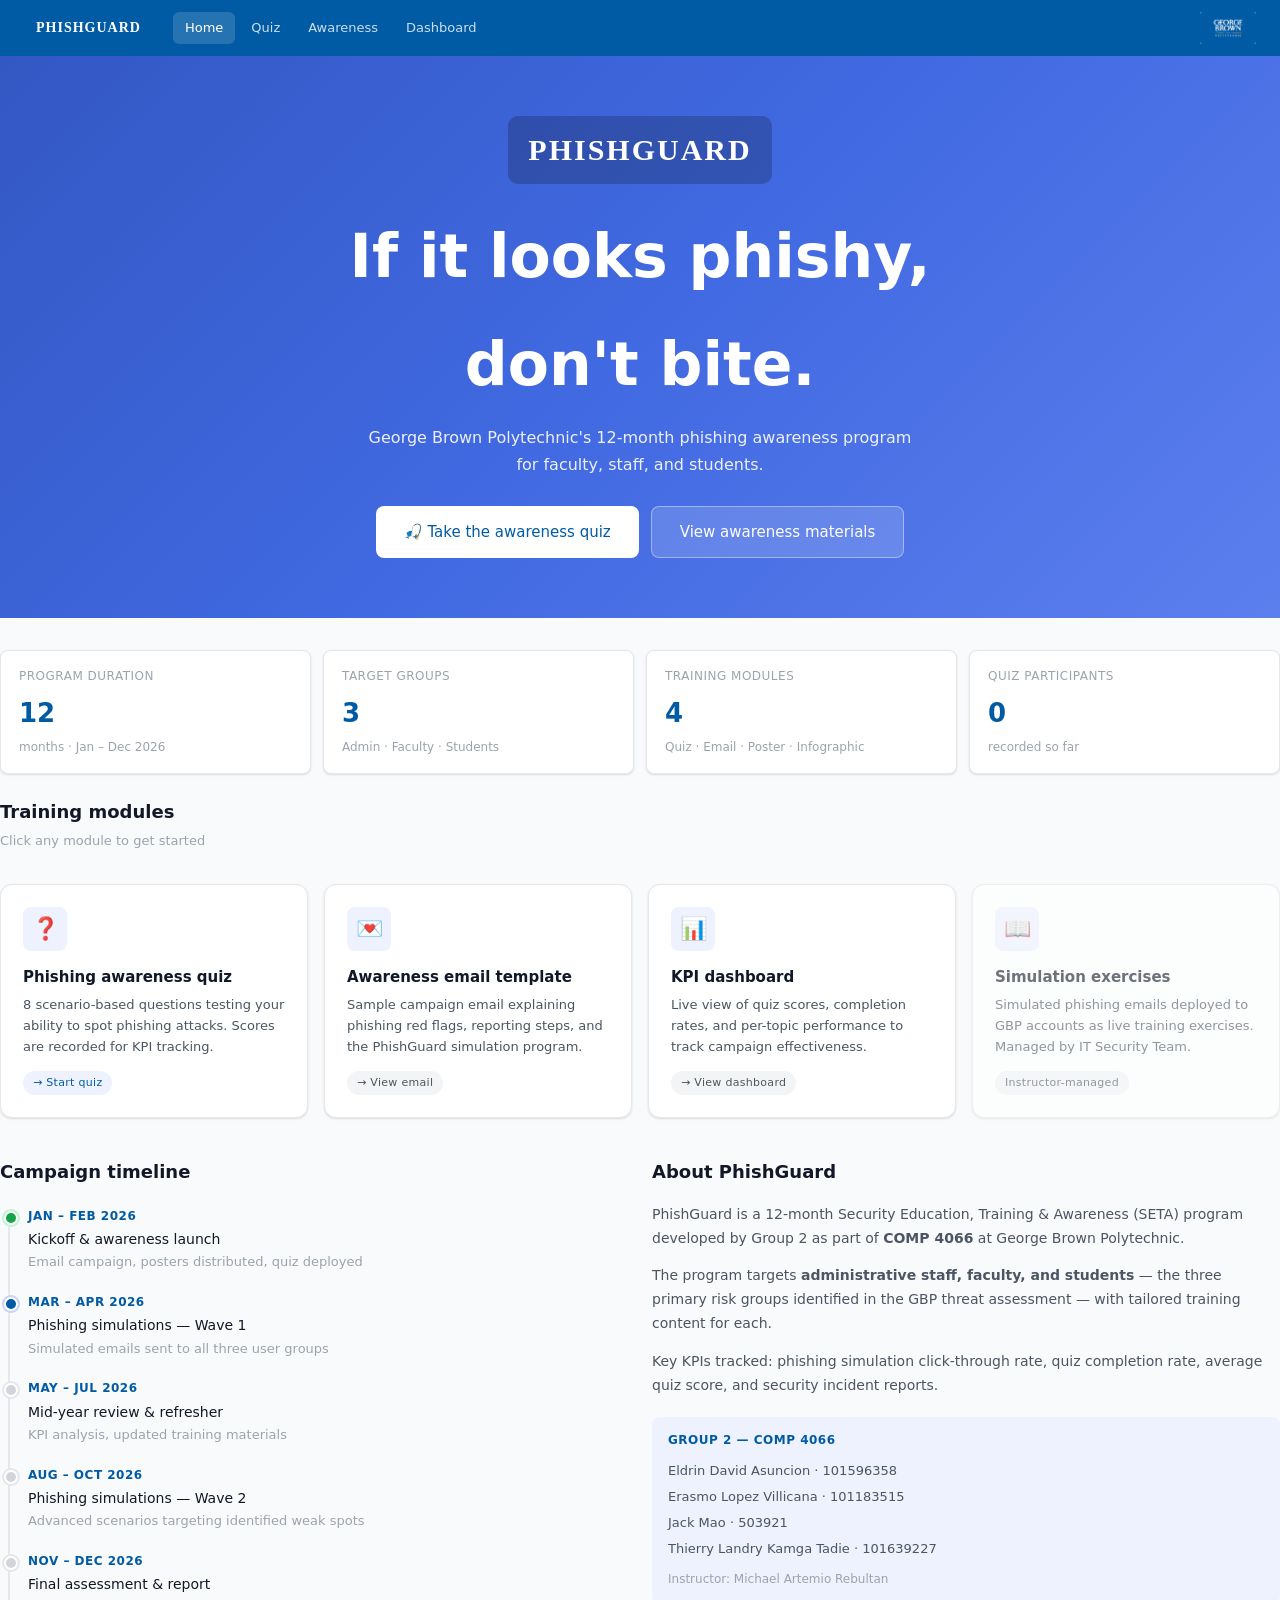
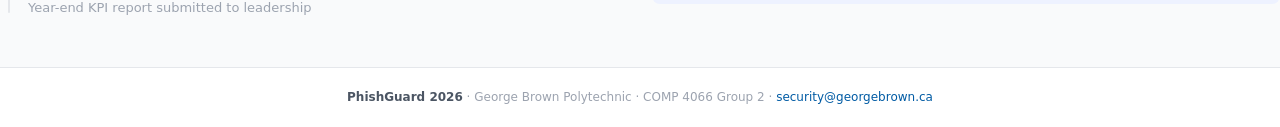
<file: index.html>
<!DOCTYPE html>
<html lang="en">
<head>
<meta charset="UTF-8" />
<meta name="viewport" content="width=device-width, initial-scale=1.0" />
<title>PhishGuard 2026 — George Brown Polytechnic</title>
<link rel="stylesheet" href="phishguard.css" />
<style>
  .hero {
    background: linear-gradient(135deg, #3358c4 0%, #4169E1 50%, #5C7FEE 100%);
    color: #fff;
    padding: 60px 24px;
    text-align: center;
  }
  .hero-logo {
    background: rgba(0,0,0,0.2);
    border-radius: 10px;
    padding: 10px 20px;
    display: inline-block;
    font-family: Georgia, serif;
    font-size: 30px;
    font-weight: 700;
    letter-spacing: 2px;
    margin-bottom: 24px;
  }
  
  .hero h1 { font-size: 60px; font-weight: 700; margin-bottom: 12px; }
  .hero p { font-size: 16px; opacity: 0.9; max-width: 560px; margin: 0 auto 28px; line-height: 1.7; }
  .hero-cta { display: flex; gap: 12px; justify-content: center; flex-wrap: wrap; }
  .btn-white { background: #fff; color: var(--brand); border: none; }
  .btn-white:hover { background: #F0F4FF; }
  .btn-ghost { background: rgba(255,255,255,0.15); color: #fff; border: 1px solid rgba(255,255,255,0.4); }
  .btn-ghost:hover { background: rgba(255,255,255,0.25); }
  .modules-grid { display: grid; grid-template-columns: repeat(auto-fit, minmax(240px, 1fr)); gap: 16px; margin-top: 32px; }
  .module-card {
    background: var(--surface);
    border: 1px solid var(--border);
    border-radius: var(--radius-lg);
    padding: 22px;
    text-decoration: none;
    color: inherit;
    transition: box-shadow 0.2s, border-color 0.2s, transform 0.15s;
    display: block;
    box-shadow: var(--shadow);
  }
  .module-card:hover { border-color: var(--brand); box-shadow: var(--shadow-md); transform: translateY(-2px); }
  .module-icon {
    width: 44px; height: 44px;
    background: var(--brand-light);
    border-radius: var(--radius-md);
    display: flex; align-items: center; justify-content: center;
    font-size: 22px;
    margin-bottom: 14px;
  }
  .module-title { font-size: 15px; font-weight: 600; color: var(--text-primary); margin-bottom: 6px; }
  .module-desc { font-size: 13px; color: var(--text-secondary); line-height: 1.6; margin-bottom: 12px; }
  .timeline { position: relative; padding-left: 28px; }
  .timeline::before { content: ''; position: absolute; left: 8px; top: 6px; bottom: 6px; width: 2px; background: var(--border); border-radius: 99px; }
  .tl-item { position: relative; margin-bottom: 20px; }
  .tl-dot { position: absolute; left: -24px; top: 4px; width: 14px; height: 14px; border-radius: 50%; background: var(--brand); border: 2px solid #fff; box-shadow: 0 0 0 2px var(--brand-muted); }
  .tl-dot.done { background: #16a34a; box-shadow: 0 0 0 2px #BBF7D0; }
  .tl-dot.upcoming { background: var(--border-strong); box-shadow: 0 0 0 2px var(--border); }
  .tl-month { font-size: 12px; font-weight: 600; color: var(--brand); margin-bottom: 2px; text-transform: uppercase; letter-spacing: 0.5px; }
  .tl-title { font-size: 14px; font-weight: 500; color: var(--text-primary); }
  .tl-desc { font-size: 13px; color: var(--text-muted); margin-top: 2px; }
</style>
</head>
<body>

<nav class="pg-nav">
  <a class="pg-nav-logo" href="index.html">PHISHGUARD</a>
  <div class="pg-nav-links">
    <a class="pg-nav-link active" href="index.html">Home</a>
    <a class="pg-nav-link" href="quiz.html">Quiz</a>
    <a class="pg-nav-link" href="awareness.html">Awareness</a>
    <a class="pg-nav-link" href="dashboard.html">Dashboard</a>
  </div>
  <span class="pg-nav-badge"><img src="/images/GB-polytechnic-logo.png" alt=""></span>
</nav>

<div class="hero">
  <div class="hero-logo">PHISHGUARD</div>
  <h1>If it looks phishy, </h1> 
  <h1>don't bite.</h1>
  <p>George Brown Polytechnic's 12-month phishing awareness program for faculty, staff, and students.</p>
  <div class="hero-cta">
    <a href="quiz.html" class="btn btn-white btn-lg">&#127907; Take the awareness quiz</a>
    <a href="awareness.html" class="btn btn-ghost btn-lg">View awareness materials</a>
  </div>
</div>

<div class="pg-container">

  <div class="stat-grid" style="margin-top:32px;">
    <div class="stat-card">
      <div class="stat-label">Program duration</div>
      <div class="stat-value brand">12</div>
      <div class="stat-sub">months · Jan – Dec 2026</div>
    </div>
    <div class="stat-card">
      <div class="stat-label">Target groups</div>
      <div class="stat-value brand">3</div>
      <div class="stat-sub">Admin · Faculty · Students</div>
    </div>
    <div class="stat-card">
      <div class="stat-label">Training modules</div>
      <div class="stat-value brand">4</div>
      <div class="stat-sub">Quiz · Email · Poster · Infographic</div>
    </div>
    <div class="stat-card">
      <div class="stat-label">Quiz participants</div>
      <div class="stat-value brand" id="home-participants">0</div>
      <div class="stat-sub">recorded so far</div>
    </div>
  </div>

  <!-- Modules -->
  <div class="section-title">Training modules</div>
  <div class="section-sub">Click any module to get started</div>
  <div class="modules-grid">
    <a class="module-card" href="quiz.html">
      <div class="module-icon">&#10067;</div>
      <div class="module-title">Phishing awareness quiz</div>
      <div class="module-desc">8 scenario-based questions testing your ability to spot phishing attacks. Scores are recorded for KPI tracking.</div>
      <span class="badge badge-brand">&#8594; Start quiz</span>
    </a>
    <a class="module-card" href="awareness.html">
      <div class="module-icon">&#128140;</div>
      <div class="module-title">Awareness email template</div>
      <div class="module-desc">Sample campaign email explaining phishing red flags, reporting steps, and the PhishGuard simulation program.</div>
      <span class="badge badge-muted">&#8594; View email</span>
    </a>
    <a class="module-card" href="dashboard.html">
      <div class="module-icon">&#128202;</div>
      <div class="module-title">KPI dashboard</div>
      <div class="module-desc">Live view of quiz scores, completion rates, and per-topic performance to track campaign effectiveness.</div>
      <span class="badge badge-muted">&#8594; View dashboard</span>
    </a>
    <div class="module-card" style="opacity:0.6; cursor:default;">
      <div class="module-icon">&#128214;</div>
      <div class="module-title">Simulation exercises</div>
      <div class="module-desc">Simulated phishing emails deployed to GBP accounts as live training exercises. Managed by IT Security Team.</div>
      <span class="badge badge-muted">Instructor-managed</span>
    </div>
  </div>

  <!-- Timeline -->
  <div style="display:grid; grid-template-columns:1fr 1fr; gap:24px; margin-top:40px;" class="timeline-wrap">
    <div class="card">
      <div class="section-title" style="margin-bottom:20px;">Campaign timeline</div>
      <div class="timeline">
        <div class="tl-item">
          <div class="tl-dot done"></div>
          <div class="tl-month">Jan – Feb 2026</div>
          <div class="tl-title">Kickoff &amp; awareness launch</div>
          <div class="tl-desc">Email campaign, posters distributed, quiz deployed</div>
        </div>
        <div class="tl-item">
          <div class="tl-dot"></div>
          <div class="tl-month">Mar – Apr 2026</div>
          <div class="tl-title">Phishing simulations — Wave 1</div>
          <div class="tl-desc">Simulated emails sent to all three user groups</div>
        </div>
        <div class="tl-item">
          <div class="tl-dot upcoming"></div>
          <div class="tl-month">May – Jul 2026</div>
          <div class="tl-title">Mid-year review &amp; refresher</div>
          <div class="tl-desc">KPI analysis, updated training materials</div>
        </div>
        <div class="tl-item">
          <div class="tl-dot upcoming"></div>
          <div class="tl-month">Aug – Oct 2026</div>
          <div class="tl-title">Phishing simulations — Wave 2</div>
          <div class="tl-desc">Advanced scenarios targeting identified weak spots</div>
        </div>
        <div class="tl-item" style="margin-bottom:0;">
          <div class="tl-dot upcoming"></div>
          <div class="tl-month">Nov – Dec 2026</div>
          <div class="tl-title">Final assessment &amp; report</div>
          <div class="tl-desc">Year-end KPI report submitted to leadership</div>
        </div>
      </div>
    </div>

    <div class="card">
      <div class="section-title" style="margin-bottom:16px;">About PhishGuard</div>
      <p style="font-size:14px; color:var(--text-secondary); line-height:1.7; margin-bottom:14px;">
        PhishGuard is a 12-month Security Education, Training &amp; Awareness (SETA) program developed by Group 2 as part of <strong>COMP 4066</strong> at George Brown Polytechnic.
      </p>
      <p style="font-size:14px; color:var(--text-secondary); line-height:1.7; margin-bottom:14px;">
        The program targets <strong>administrative staff, faculty, and students</strong> — the three primary risk groups identified in the GBP threat assessment — with tailored training content for each.
      </p>
      <p style="font-size:14px; color:var(--text-secondary); line-height:1.7; margin-bottom:20px;">
        Key KPIs tracked: phishing simulation click-through rate, quiz completion rate, average quiz score, and security incident reports.
      </p>
      <div style="background:var(--brand-light); border-radius:var(--radius-md); padding:14px 16px;">
        <div style="font-size:12px; font-weight:600; color:var(--brand); margin-bottom:8px; text-transform:uppercase; letter-spacing:0.5px;">Group 2 — COMP 4066</div>
        <div style="font-size:13px; color:var(--text-secondary); line-height:2;">
          Eldrin David Asuncion · 101596358<br>
          Erasmo Lopez Villicana · 101183515<br>
          Jack Mao · 503921<br>
          Thierry Landry Kamga Tadie · 101639227
        </div>
        <div style="font-size:12px; color:var(--text-muted); margin-top:8px;">Instructor: Michael Artemio Rebultan</div>
      </div>
    </div>
  </div>

</div>

<div class="pg-footer">
  <strong>PhishGuard 2026</strong> · George Brown Polytechnic · COMP 4066 Group 2 ·
  <a href="mailto:security@georgebrown.ca" style="color:var(--brand); text-decoration:none;">security@georgebrown.ca</a>
</div>

<script>
  try {
    const scores = JSON.parse(localStorage.getItem('phishguard_scores') || '[]');
    document.getElementById('home-participants').textContent = scores.length;
  } catch(e) {}
</script>
</body>
</html>
</file>
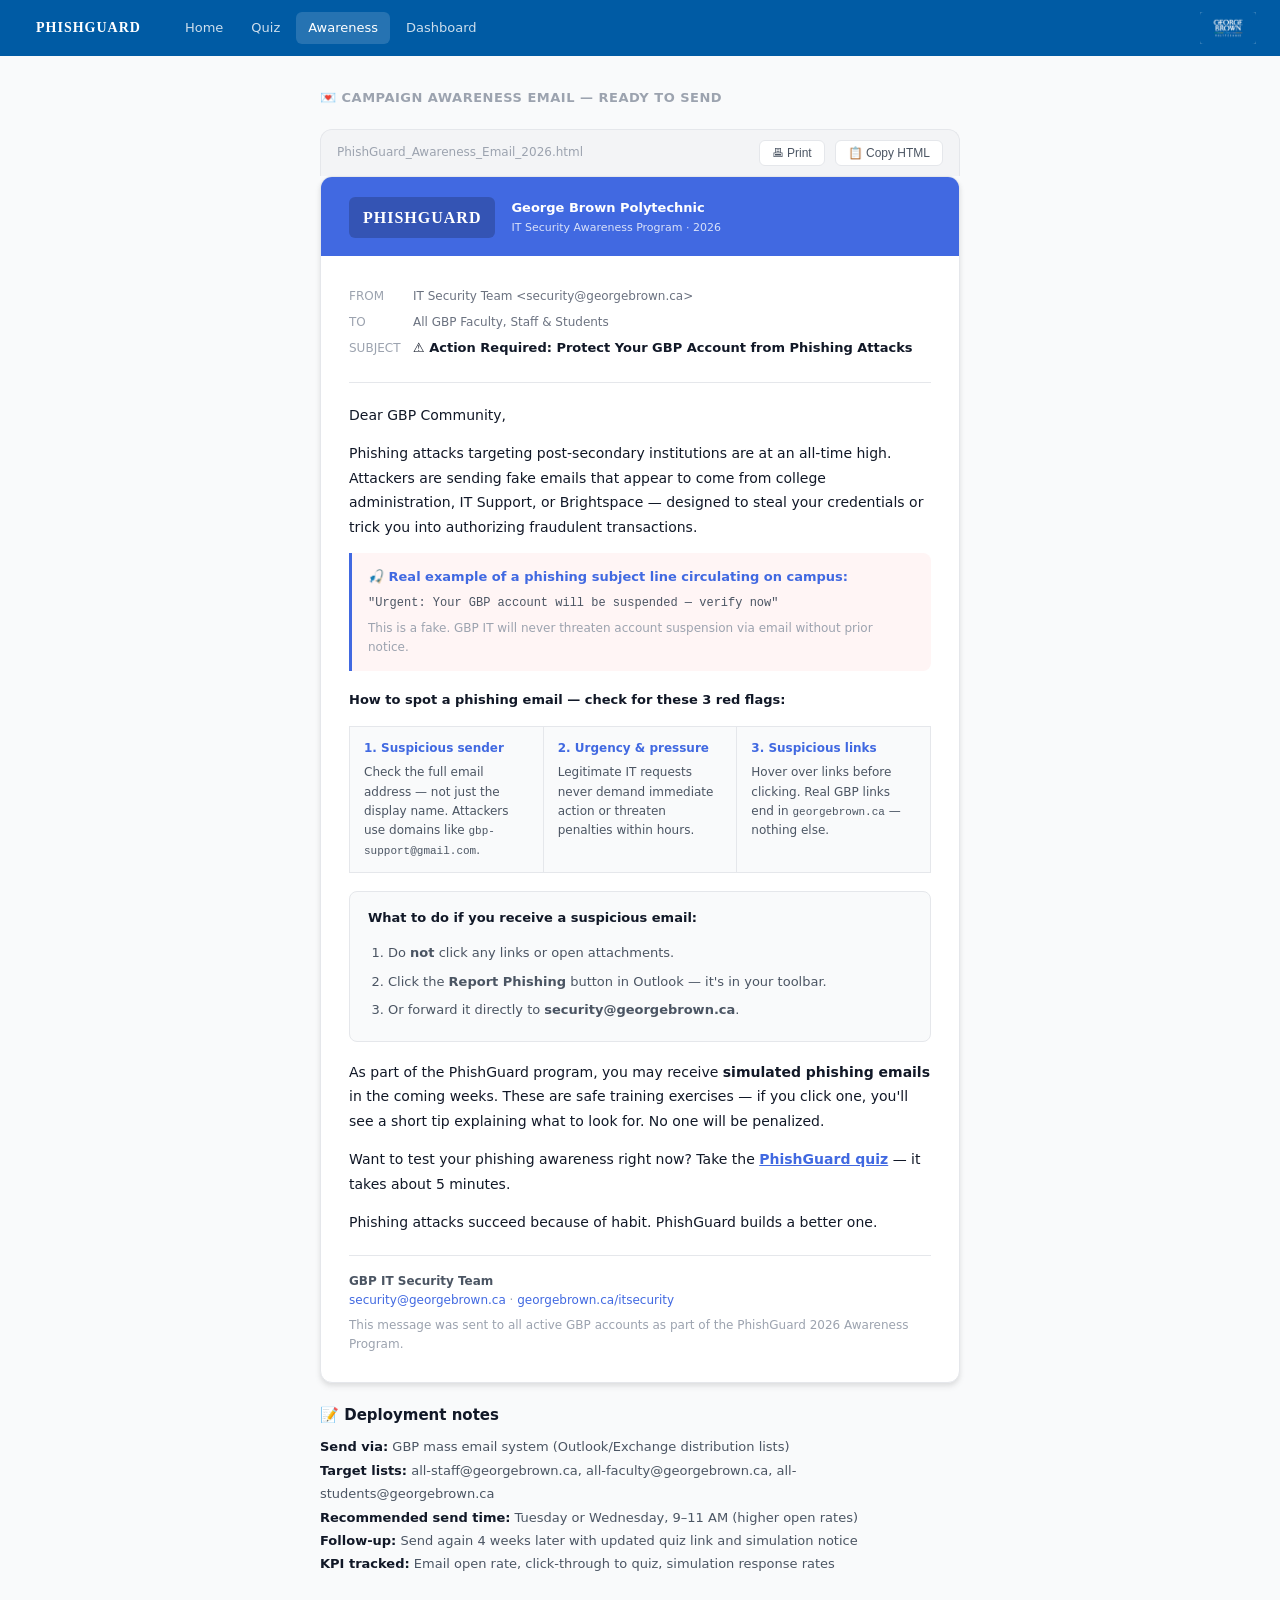
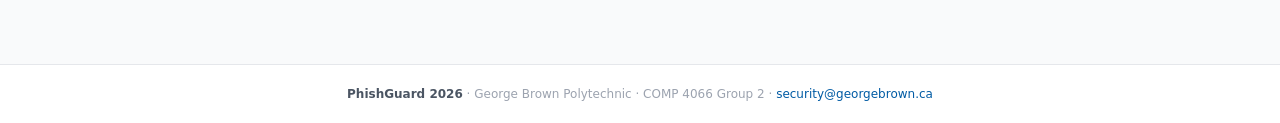
<file: awareness.html>
<!DOCTYPE html>
<html lang="en">
<head>
<meta charset="UTF-8" />
<meta name="viewport" content="width=device-width, initial-scale=1.0" />
<title>PhishGuard — Awareness Email</title>
<link rel="stylesheet" href="phishguard.css" />
<style>
  .email-canvas {
    max-width: 680px; margin: 32px auto; padding: 0 20px 40px;
  }
  .page-title { font-size: 13px; font-weight: 600; color: var(--text-muted); text-transform: uppercase; letter-spacing: 0.5px; margin-bottom: 20px; }
  .email-outer {
    background: var(--surface);
    border: 1px solid var(--border);
    border-radius: var(--radius-lg);
    box-shadow: var(--shadow-md);
    overflow: hidden;
  }
  .email-header {
    background: #4169E1;
    padding: 20px 28px 18px;
    display: flex;
    align-items: center;
    gap: 16px;
  }
  .email-logo {
    background: rgba(0,0,0,0.2);
    border-radius: 6px;
    padding: 8px 14px;
    font-family: Georgia, serif;
    font-size: 16px;
    font-weight: 700;
    color: #fff;
    letter-spacing: 1px;
  }
  .email-header-text { font-size: 11px; color: rgba(255,255,255,0.8); line-height: 1.7; }
  .email-header-text strong { color: #fff; font-size: 13px; font-weight: 600; display: block; }
  .email-body { padding: 28px; }
  .email-meta { width: 100%; font-size: 12px; color: #6B7280; margin-bottom: 20px; border-collapse: collapse; }
  .email-meta td { padding: 3px 0; }
  .email-meta .meta-label { color: #9CA3AF; width: 64px; font-weight: 500; }
  .email-meta .meta-subject { font-weight: 600; color: var(--text-primary); font-size: 13px; }
  .email-divider { border: none; border-top: 1px solid var(--border); margin: 0 0 20px; }
  .email-p { margin: 0 0 14px; line-height: 1.75; font-size: 14px; color: var(--text-primary); }
  .phish-example {
    background: #FFF5F5;
    border-left: 3px solid #4169E1;
    padding: 14px 16px;
    border-radius: 0 var(--radius-md) var(--radius-md) 0;
    margin: 0 0 18px;
  }
  .phish-example-label { font-weight: 600; font-size: 13px; color: #4169E1; margin-bottom: 6px; }
  .phish-example-line { font-family: 'Courier New', monospace; font-size: 12px; color: var(--text-secondary); margin-bottom: 6px; }
  .phish-example-note { font-size: 12px; color: var(--text-muted); }
  .flags-grid { width: 100%; border-collapse: collapse; margin-bottom: 18px; }
  .flags-grid td {
    padding: 12px 14px;
    border: 1px solid var(--border);
    vertical-align: top;
    width: 33.3%;
    background: #F9FAFB;
  }
  .flag-title { font-weight: 600; font-size: 12px; color: #4169E1; margin-bottom: 5px; }
  .flag-desc { font-size: 12px; color: var(--text-secondary); line-height: 1.6; }
  .action-box {
    background: #F9FAFB;
    border: 1px solid var(--border);
    border-radius: var(--radius-md);
    padding: 16px 18px;
    margin-bottom: 18px;
  }
  .action-title { font-weight: 600; font-size: 13px; color: var(--text-primary); margin-bottom: 10px; }
  .action-list { margin: 0; padding-left: 20px; }
  .action-list li { font-size: 13px; color: var(--text-secondary); line-height: 2.2; }
  .email-footer { border-top: 1px solid var(--border); padding-top: 16px; font-size: 12px; color: var(--text-muted); }
  .email-footer strong { color: var(--text-secondary); }

  .toolbar {
    display: flex; gap: 10px; align-items: center;
    background: #F3F4F6; border: 1px solid var(--border);
    border-bottom: none; border-radius: var(--radius-lg) var(--radius-lg) 0 0;
    padding: 10px 16px; font-size: 13px; color: var(--text-secondary);
  }
  .toolbar-btn {
    padding: 5px 12px; font-size: 12px; border: 1px solid var(--border);
    border-radius: var(--radius-sm); background: var(--surface);
    cursor: pointer; color: var(--text-secondary); transition: background 0.12s;
  }
  .toolbar-btn:hover { background: #E5E7EB; }
  .toolbar-spacer { flex: 1; }
  .toolbar-label { font-size: 12px; color: var(--text-muted); }
  .copy-notice { display:none; font-size:12px; color: #16a34a; }
</style>
</head>
<body>

<nav class="pg-nav">
  <a class="pg-nav-logo" href="index.html">PHISHGUARD</a>
  <div class="pg-nav-links">
    <a class="pg-nav-link" href="index.html">Home</a>
    <a class="pg-nav-link" href="quiz.html">Quiz</a>
    <a class="pg-nav-link active" href="awareness.html">Awareness</a>
    <a class="pg-nav-link" href="dashboard.html">Dashboard</a>
  </div>
  <span class="pg-nav-badge"><img src="/images/GB-polytechnic-logo.png" alt=""></span>
</nav>

<div class="email-canvas">
  <div class="page-title">&#128140; Campaign awareness email — ready to send</div>

  <div class="toolbar">
    <span class="toolbar-label">PhishGuard_Awareness_Email_2026.html</span>
    <div class="toolbar-spacer"></div>
    <button class="toolbar-btn" onclick="window.print()">&#128438; Print</button>
    <button class="toolbar-btn" onclick="copyEmail()">&#128203; Copy HTML</button>
    <span class="copy-notice" id="copy-notice">&#10003; Copied!</span>
  </div>

  <div class="email-outer" id="email-content">
    <div class="email-header">
      <div class="email-logo">PHISHGUARD</div>
      <div class="email-header-text">
        <strong>George Brown Polytechnic</strong>
        IT Security Awareness Program · 2026
      </div>
    </div>

    <div class="email-body">
      <table class="email-meta">
        <tr>
          <td class="meta-label">FROM</td>
          <td>IT Security Team &lt;security@georgebrown.ca&gt;</td>
        </tr>
        <tr>
          <td class="meta-label">TO</td>
          <td>All GBP Faculty, Staff &amp; Students</td>
        </tr>
        <tr>
          <td class="meta-label">SUBJECT</td>
          <td class="meta-subject">&#9888;&#65039; Action Required: Protect Your GBP Account from Phishing Attacks</td>
        </tr>
      </table>

      <hr class="email-divider" />

      <p class="email-p">Dear GBP Community,</p>

      <p class="email-p">Phishing attacks targeting post-secondary institutions are at an all-time high. Attackers are sending fake emails that appear to come from college administration, IT Support, or Brightspace — designed to steal your credentials or trick you into authorizing fraudulent transactions.</p>

      <div class="phish-example">
        <div class="phish-example-label">&#127907; Real example of a phishing subject line circulating on campus:</div>
        <div class="phish-example-line">"Urgent: Your GBP account will be suspended — verify now"</div>
        <div class="phish-example-note">This is a fake. GBP IT will never threaten account suspension via email without prior notice.</div>
      </div>

      <p class="email-p" style="font-weight:600; font-size:13px;">How to spot a phishing email — check for these 3 red flags:</p>

      <table class="flags-grid">
        <tr>
          <td>
            <div class="flag-title">1. Suspicious sender</div>
            <div class="flag-desc">Check the full email address — not just the display name. Attackers use domains like <code style="font-family:monospace; font-size:11px;">gbp-support@gmail.com</code>.</div>
          </td>
          <td>
            <div class="flag-title">2. Urgency &amp; pressure</div>
            <div class="flag-desc">Legitimate IT requests never demand immediate action or threaten penalties within hours.</div>
          </td>
          <td>
            <div class="flag-title">3. Suspicious links</div>
            <div class="flag-desc">Hover over links before clicking. Real GBP links end in <code style="font-family:monospace; font-size:11px;">georgebrown.ca</code> — nothing else.</div>
          </td>
        </tr>
      </table>

      <div class="action-box">
        <div class="action-title">What to do if you receive a suspicious email:</div>
        <ol class="action-list">
          <li>Do <strong>not</strong> click any links or open attachments.</li>
          <li>Click the <strong>Report Phishing</strong> button in Outlook — it's in your toolbar.</li>
          <li>Or forward it directly to <strong>security@georgebrown.ca</strong>.</li>
        </ol>
      </div>

      <p class="email-p">As part of the PhishGuard program, you may receive <strong>simulated phishing emails</strong> in the coming weeks. These are safe training exercises — if you click one, you'll see a short tip explaining what to look for. No one will be penalized.</p>

      <p class="email-p">Want to test your phishing awareness right now? Take the <strong><a href="quiz.html" style="color:#4169E1;">PhishGuard quiz</a></strong> — it takes about 5 minutes.</p>

      <p class="email-p" style="margin-bottom:20px;">Phishing attacks succeed because of habit. PhishGuard builds a better one.</p>

      <div class="email-footer">
        <strong>GBP IT Security Team</strong><br>
        <a href="mailto:security@georgebrown.ca" style="color:#4169E1; text-decoration:none;">security@georgebrown.ca</a> &middot;
        <a href="https://georgebrown.ca/itsecurity" style="color:#4169E1; text-decoration:none;">georgebrown.ca/itsecurity</a><br>
        <span style="margin-top:6px; display:block;">This message was sent to all active GBP accounts as part of the PhishGuard 2026 Awareness Program.</span>
      </div>
    </div>
  </div>

  <!-- Usage notes -->
  <div class="card" style="margin-top:20px;">
    <div class="section-title" style="margin-bottom:8px; font-size:15px;">&#128221; Deployment notes</div>
    <div style="font-size:13px; color:var(--text-secondary); line-height:1.8;">
      <strong style="color:var(--text-primary);">Send via:</strong> GBP mass email system (Outlook/Exchange distribution lists)<br>
      <strong style="color:var(--text-primary);">Target lists:</strong> all-staff@georgebrown.ca, all-faculty@georgebrown.ca, all-students@georgebrown.ca<br>
      <strong style="color:var(--text-primary);">Recommended send time:</strong> Tuesday or Wednesday, 9–11 AM (higher open rates)<br>
      <strong style="color:var(--text-primary);">Follow-up:</strong> Send again 4 weeks later with updated quiz link and simulation notice<br>
      <strong style="color:var(--text-primary);">KPI tracked:</strong> Email open rate, click-through to quiz, simulation response rates
    </div>
  </div>
</div>

<div class="pg-footer">
  <strong>PhishGuard 2026</strong> · George Brown Polytechnic · COMP 4066 Group 2 ·
  <a href="mailto:security@georgebrown.ca" style="color:var(--brand); text-decoration:none;">security@georgebrown.ca</a>
</div>

<script>
function copyEmail() {
  const el = document.getElementById('email-content');
  const html = el.outerHTML;
  navigator.clipboard.writeText(html).then(() => {
    const notice = document.getElementById('copy-notice');
    notice.style.display = 'inline';
    setTimeout(() => { notice.style.display = 'none'; }, 2500);
  });
}
</script>
</body>
</html>
</file>
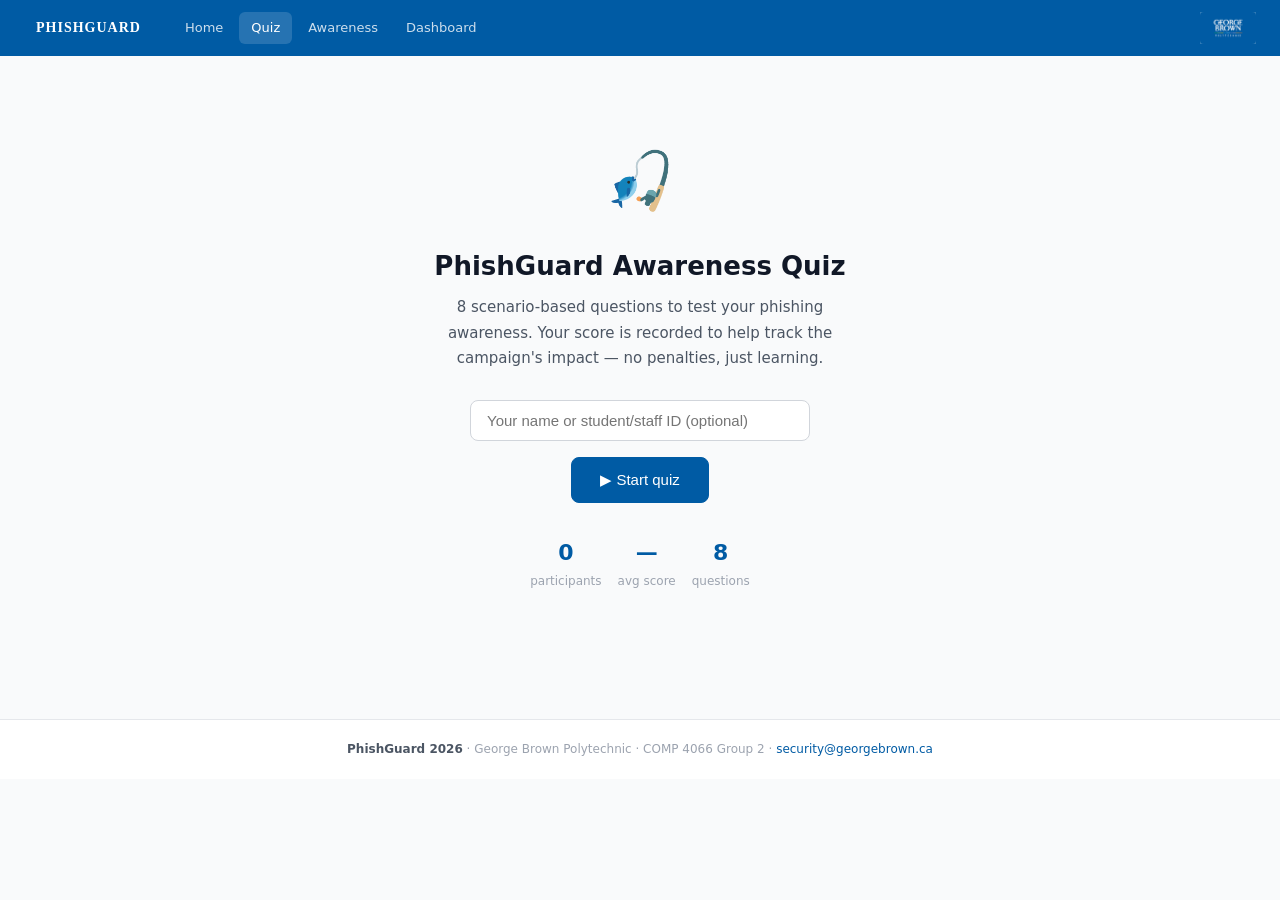
<file: quiz.html>
<!DOCTYPE html>
<html lang="en">
<head>
<meta charset="UTF-8" />
<meta name="viewport" content="width=device-width, initial-scale=1.0" />
<title>PhishGuard Quiz — George Brown Polytechnic</title>
<link rel="stylesheet" href="phishguard.css" />
<style>
  .quiz-layout { max-width: 680px; margin: 0 auto; padding: 32px 20px; }

  /* Name screen */
  .name-screen { text-align: center; padding: 48px 24px; }
  .name-screen .big-icon { font-size: 56px; margin-bottom: 20px; display: block; }
  .name-screen h1 { font-size: 26px; font-weight: 700; margin-bottom: 8px; }
  .name-screen p { font-size: 15px; color: var(--text-secondary); max-width: 440px; margin: 0 auto 28px; line-height: 1.7; }
  .name-input {
    width: 100%; max-width: 340px;
    padding: 11px 16px;
    font-size: 15px;
    border: 1px solid var(--border-strong);
    border-radius: var(--radius-md);
    background: var(--surface);
    color: var(--text-primary);
    display: block; margin: 0 auto 16px;
    outline: none;
    transition: border-color 0.15s;
  }
  .name-input:focus { border-color: var(--brand); box-shadow: 0 0 0 3px rgba(65,105,225,0.1); }

  /* Quiz header stats */
  .quiz-stats { display: grid; grid-template-columns: repeat(3, 1fr); gap: 10px; margin-bottom: 20px; }
  .qs-card { background: var(--surface); border: 1px solid var(--border); border-radius: var(--radius-md); padding: 12px 16px; text-align: center; }
  .qs-label { font-size: 11px; color: var(--text-muted); text-transform: uppercase; letter-spacing: 0.5px; margin-bottom: 4px; }
  .qs-val { font-size: 20px; font-weight: 600; color: var(--text-primary); }
  .qs-val.brand { color: var(--brand); }
  .qs-val.success { color: #16a34a; }

  /* Progress */
  .prog-wrap { margin-bottom: 20px; }
  .prog-meta { display: flex; justify-content: space-between; font-size: 13px; color: var(--text-muted); margin-bottom: 8px; }

  /* Question card */
  .q-card { background: var(--surface); border: 1px solid var(--border); border-radius: var(--radius-lg); padding: 24px; margin-bottom: 14px; box-shadow: var(--shadow); }
  .q-cat { display: inline-flex; align-items: center; gap: 6px; font-size: 11px; font-weight: 600; color: var(--brand); background: var(--brand-light); border-radius: 99px; padding: 3px 12px; margin-bottom: 12px; text-transform: uppercase; letter-spacing: 0.4px; }
  .q-text { font-size: 16px; font-weight: 500; color: var(--text-primary); line-height: 1.6; margin-bottom: 14px; }
  .q-scenario {
    background: #F8FAFF;
    border-left: 3px solid var(--brand);
    padding: 12px 16px;
    border-radius: 0 var(--radius-md) var(--radius-md) 0;
    margin-bottom: 18px;
    font-family: 'Courier New', monospace;
    font-size: 13px;
    color: var(--text-secondary);
    line-height: 1.7;
    white-space: pre-wrap;
  }
  .options { display: flex; flex-direction: column; gap: 8px; }
  .opt {
    display: flex;
    align-items: flex-start;
    gap: 12px;
    padding: 13px 16px;
    border: 1px solid var(--border-strong);
    border-radius: var(--radius-md);
    background: var(--surface);
    cursor: pointer;
    font-size: 14px;
    color: var(--text-primary);
    line-height: 1.5;
    text-align: left;
    transition: background 0.12s, border-color 0.12s;
    width: 100%;
  }
  .opt:hover:not(:disabled) { background: var(--brand-light); border-color: var(--brand); }
  .opt-letter {
    width: 24px; height: 24px; min-width: 24px;
    border-radius: 50%;
    background: #F3F4F6;
    color: var(--text-secondary);
    font-size: 12px; font-weight: 600;
    display: flex; align-items: center; justify-content: center;
    margin-top: 1px;
  }
  .opt.correct { background: var(--success-bg); border-color: #86efac; color: var(--success-text); }
  .opt.correct .opt-letter { background: #16a34a; color: #fff; }
  .opt.wrong { background: var(--danger-bg); border-color: #fca5a5; color: var(--danger-text); }
  .opt.wrong .opt-letter { background: #dc2626; color: #fff; }
  .opt.reveal { background: var(--success-bg); border-color: #86efac; color: var(--success-text); opacity: 0.65; }
  .opt.reveal .opt-letter { background: #16a34a; color: #fff; }
  .opt:disabled { cursor: default; }

  /* Feedback */
  .feedback { border-radius: var(--radius-md); padding: 14px 16px; margin-top: 14px; font-size: 14px; line-height: 1.6; display: none; }
  .feedback.success { background: var(--success-bg); color: var(--success-text); border: 1px solid var(--success-border); }
  .feedback.danger { background: var(--danger-bg); color: var(--danger-text); border: 1px solid var(--danger-border); }

  /* Next button */
  .next-btn {
    width: 100%; padding: 14px;
    background: var(--brand); color: #fff;
    border: none; border-radius: var(--radius-md);
    font-size: 15px; font-weight: 600;
    cursor: pointer; display: none;
    margin-top: 12px;
    transition: background 0.15s;
  }
  .next-btn:hover { background: var(--brand-dark); }

  /* Results */
  .results-wrap { display: none; }
  .results-hero { text-align: center; padding: 32px 24px; background: var(--surface); border: 1px solid var(--border); border-radius: var(--radius-lg); margin-bottom: 16px; box-shadow: var(--shadow); }
  .score-ring { width: 100px; height: 100px; border-radius: 50%; background: var(--brand-light); border: 4px solid var(--brand); display: flex; align-items: center; justify-content: center; margin: 0 auto 16px; flex-direction: column; }
  .score-big { font-size: 28px; font-weight: 700; color: var(--brand); line-height: 1; }
  .score-denom { font-size: 13px; color: var(--text-muted); }
  .results-label { font-size: 16px; font-weight: 500; color: var(--text-primary); margin-bottom: 6px; }
  .results-sublabel { font-size: 14px; color: var(--text-secondary); }

  .breakdown-card { background: var(--surface); border: 1px solid var(--border); border-radius: var(--radius-lg); padding: 20px 22px; margin-bottom: 16px; box-shadow: var(--shadow); }
  .breakdown-title { font-size: 14px; font-weight: 600; color: var(--text-primary); margin-bottom: 14px; }
  .breakdown-row { display: flex; justify-content: space-between; align-items: center; padding: 9px 0; border-bottom: 1px solid var(--border); font-size: 14px; }
  .breakdown-row:last-child { border-bottom: none; }
  .breakdown-topic { color: var(--text-secondary); }

  /* Leaderboard */
  .lb-card { background: var(--surface); border: 1px solid var(--border); border-radius: var(--radius-lg); padding: 20px 22px; margin-bottom: 20px; box-shadow: var(--shadow); }
  .lb-title { font-size: 14px; font-weight: 600; color: var(--text-primary); margin-bottom: 14px; display: flex; align-items: center; gap: 8px; }
  .lb-row { display: flex; align-items: center; gap: 10px; padding: 9px 12px; border-radius: var(--radius-md); font-size: 14px; background: #F9FAFB; margin-bottom: 6px; }
  .lb-row:last-child { margin-bottom: 0; }
  .lb-row.highlight { background: var(--brand-light); border: 1px solid var(--brand-muted); }
  .lb-rank { font-size: 12px; font-weight: 600; color: var(--text-muted); min-width: 22px; }
  .lb-name { flex: 1; font-weight: 500; color: var(--text-primary); }
  .lb-row.highlight .lb-name { color: var(--brand); }
  .lb-date { font-size: 12px; color: var(--text-muted); }
  .lb-score { font-weight: 600; color: var(--brand); }
</style>
</head>
<body>

<nav class="pg-nav">
  <a class="pg-nav-logo" href="index.html">PHISHGUARD</a>
  <div class="pg-nav-links">
    <a class="pg-nav-link" href="index.html">Home</a>
    <a class="pg-nav-link active" href="quiz.html">Quiz</a>
    <a class="pg-nav-link" href="awareness.html">Awareness</a>
    <a class="pg-nav-link" href="dashboard.html">Dashboard</a>
  </div>
  <span class="pg-nav-badge"><img src="/images/GB-polytechnic-logo.png" alt=""></span>
</nav>

<div class="quiz-layout">

  <!-- Name / Start screen -->
  <div id="name-screen" class="name-screen">
    <span class="big-icon">&#127907;</span>
    <h1>PhishGuard Awareness Quiz</h1>
    <p>8 scenario-based questions to test your phishing awareness. Your score is recorded to help track the campaign's impact — no penalties, just learning.</p>
    <input class="name-input" id="user-name" type="text" placeholder="Your name or student/staff ID (optional)" />
    <button class="btn btn-primary btn-lg" onclick="startQuiz()" style="margin:0 auto; display:flex;">
      &#9654; Start quiz
    </button>
    <div style="margin-top:32px; display:flex; gap:16px; justify-content:center; flex-wrap:wrap;">
      <div style="text-align:center;">
        <div style="font-size:22px; font-weight:700; color:var(--brand)" id="ns-participants">0</div>
        <div style="font-size:12px; color:var(--text-muted); margin-top:2px;">participants</div>
      </div>
      <div style="text-align:center;">
        <div style="font-size:22px; font-weight:700; color:var(--brand)" id="ns-avg">—</div>
        <div style="font-size:12px; color:var(--text-muted); margin-top:2px;">avg score</div>
      </div>
      <div style="text-align:center;">
        <div style="font-size:22px; font-weight:700; color:var(--brand)">8</div>
        <div style="font-size:12px; color:var(--text-muted); margin-top:2px;">questions</div>
      </div>
    </div>
  </div>

  <!-- Quiz screen -->
  <div id="quiz-screen" style="display:none;">
    <div class="quiz-stats">
      <div class="qs-card">
        <div class="qs-label">Question</div>
        <div class="qs-val brand" id="sq-num">1 / 8</div>
      </div>
      <div class="qs-card">
        <div class="qs-label">Score</div>
        <div class="qs-val success" id="sq-score">0</div>
      </div>
      <div class="qs-card">
        <div class="qs-label">Total quizzed</div>
        <div class="qs-val" id="sq-total">—</div>
      </div>
    </div>
    <div class="prog-wrap">
      <div class="prog-meta">
        <span id="prog-label">Question 1 of 8</span>
        <span id="prog-pct">0%</span>
      </div>
      <div class="progress-bar">
        <div class="progress-fill" id="prog-fill" style="width:0%"></div>
      </div>
    </div>
    <div class="q-card">
      <div class="q-cat" id="q-cat"></div>
      <div class="q-text" id="q-text"></div>
      <div class="q-scenario" id="q-scenario" style="display:none;"></div>
      <div class="options" id="options"></div>
      <div class="feedback" id="feedback"></div>
    </div>
    <button class="next-btn" id="next-btn" onclick="nextQuestion()">Next question &#8594;</button>
  </div>

  <!-- Results screen -->
  <div class="results-wrap" id="results-screen">
    <div class="results-hero">
      <div class="score-ring">
        <span class="score-big" id="res-num">0</span>
        <span class="score-denom" id="res-denom">/ 8</span>
      </div>
      <div class="results-label" id="res-label">—</div>
      <div class="results-sublabel" id="res-pct">—</div>
    </div>

    <div class="breakdown-card">
      <div class="breakdown-title">&#128203; Topic breakdown</div>
      <div id="breakdown-rows"></div>
    </div>

    <div class="lb-card" id="lb-card" style="display:none;">
      <div class="lb-title">&#127942; Recent scores</div>
      <div id="lb-rows"></div>
    </div>

    <button class="btn btn-primary btn-lg btn-block" onclick="restartQuiz()" style="margin-bottom:8px;">
      &#8635; Retake quiz
    </button>
    <a href="dashboard.html" class="btn btn-outline btn-lg btn-block">
      &#128202; View full KPI dashboard
    </a>
  </div>

</div>

<div class="pg-footer">
  <strong>PhishGuard 2026</strong> · George Brown Polytechnic · COMP 4066 Group 2 ·
  <a href="mailto:security@georgebrown.ca" style="color:var(--brand); text-decoration:none;">security@georgebrown.ca</a>
</div>

<script>
const QUESTIONS = [
  {
    cat: "Sender identification",
    text: "You receive an email from 'IT Support'. What should you check first?",
    scenario: null,
    options: [
      "The subject line urgency",
      "The full sender email address — not just the display name",
      "Whether the email has attachments",
      "If the email has the college logo"
    ],
    correct: 1,
    fb_correct: "Attackers can set any display name they want. Always verify the actual email domain — real GBP IT emails end in @georgebrown.ca.",
    fb_wrong: "The most important check is the full sender email address. Attackers fake display names like 'IT Support' while using personal Gmail or spoofed domains."
  },
  {
    cat: "Urgency & pressure tactics",
    text: "Which of these subject lines is most likely a phishing attempt?",
    scenario: null,
    options: [
      "Reminder: Winter registration opens Monday",
      "Your GBP account will be suspended in 24 hours — act now",
      "New library resources available for Winter semester",
      "Upcoming scheduled maintenance on Brightspace"
    ],
    correct: 1,
    fb_correct: "Creating artificial urgency ('24 hours', 'act now', 'suspended') is a classic phishing tactic designed to make you act before you think.",
    fb_wrong: "Artificial urgency is a hallmark of phishing. Real IT communications don't threaten account suspension on short notice with no prior warning."
  },
  {
    cat: "Link inspection",
    text: "Before clicking a link in an email, you hover over it. Which destination URL is safe?",
    scenario: null,
    options: [
      "http://gbp-student-portal.com/login",
      "https://georgebrown.ca.verify-account.net/login",
      "https://my.georgebrown.ca/account",
      "https://secure-gbp-login.ca/portal"
    ],
    correct: 2,
    fb_correct: "The real domain is georgebrown.ca. Focus on the domain itself — everything before the first slash after the TLD is the path, not a subdomain.",
    fb_wrong: "'georgebrown.ca.verify-account.net' is actually the domain verify-account.net — not georgebrown.ca. Attackers add trusted names as subdomains to fool you."
  },
  {
    cat: "Business email compromise",
    text: "You receive the following email. What are the biggest red flags?",
    scenario: "FROM: president@george-brown.ca\nSUBJECT: Urgent — Wire Transfer Needed Today\n\nHi, I'm in an important meeting and need you to process a $4,200 wire transfer to our new vendor immediately. Don't discuss with anyone — I'll explain later. Reply ASAP.",
    options: [
      "The email mentions a meeting",
      "The dollar amount seems large",
      "Wrong domain, secrecy instruction, and artificial urgency — classic BEC pattern",
      "It asks for a reply instead of a link click"
    ],
    correct: 2,
    fb_correct: "Three red flags: wrong domain (george-brown.ca vs georgebrown.ca), the 'don't discuss with anyone' secrecy demand, and artificial urgency. This is a Business Email Compromise (BEC) attack.",
    fb_wrong: "Key red flags: the sender domain is george-brown.ca (not georgebrown.ca), the secrecy instruction is highly suspicious, and the urgency is artificial. This is a BEC attack — one of the most costly phishing variants."
  },
  {
    cat: "Credential phishing",
    text: "You click a link and a page that looks exactly like the Brightspace login appears. What do you do?",
    scenario: null,
    options: [
      "Log in — it looks completely real",
      "Check the URL bar for the actual domain before entering any credentials",
      "Log in but immediately change your password afterward",
      "Close the tab — the visual similarity proves it's a phishing site"
    ],
    correct: 1,
    fb_correct: "Always check the URL bar before entering credentials. A convincing visual design means nothing — phishing pages are designed to look pixel-perfect replicas of real sites.",
    fb_wrong: "Never trust visual appearance alone. Check the URL bar — the real Brightspace is on a georgebrown.ca domain. If it's anything else, close immediately and report to security@georgebrown.ca."
  },
  {
    cat: "Attachment safety",
    text: "A colleague's email arrives with the attachment 'Updated Invoice.pdf.exe'. What is true?",
    scenario: null,
    options: [
      "It's a PDF — the .pdf in the name confirms it",
      "The real extension is .exe — this is an executable program, not a document. Do not open it.",
      "It's safe to open if the colleague is a trusted contact",
      "Rename it to .pdf before opening to make it safe"
    ],
    correct: 1,
    fb_correct: "The actual file extension is .exe (a Windows executable), not .pdf. Attackers use double extensions to hide malicious file types. Never open unexpected .exe, .zip, or .docm files.",
    fb_wrong: "The real extension is .exe — an executable program. The .pdf part is a decoy name. This is a common social engineering trick. Opening it could install malware on your device and the college network."
  },
  {
    cat: "Reporting procedures",
    text: "You receive a suspicious email at your georgebrown.ca account. What is the correct first action?",
    scenario: null,
    options: [
      "Forward it to a colleague to get a second opinion",
      "Delete it immediately so it can't cause harm",
      "Do not click anything — use the Report Phishing button in Outlook or forward to security@georgebrown.ca",
      "Reply to the sender asking if the email is legitimate"
    ],
    correct: 2,
    fb_correct: "Use the Report Phishing button in Outlook or email security@georgebrown.ca. Reporting helps GBP IT protect everyone else who may receive the same attack.",
    fb_wrong: "The correct action is to report it without engaging. Use Outlook's Report Phishing button or email security@georgebrown.ca. Never reply to a suspected phishing email — that confirms your address is active."
  },
  {
    cat: "Simulation awareness",
    text: "You clicked a link in what turned out to be a PhishGuard simulation email. What happens?",
    scenario: null,
    options: [
      "Your account access gets temporarily suspended",
      "You see a short educational tip explaining what gave it away — no penalties apply",
      "Your manager or instructor is notified and disciplinary action begins",
      "Nothing happens — the simulation has no follow-up"
    ],
    correct: 1,
    fb_correct: "PhishGuard simulations are safe learning exercises. Clicking a simulated link shows you an educational tip about the red flags you missed. No one is penalized — building awareness is the only goal.",
    fb_wrong: "PhishGuard simulations are learning tools, not traps. Clicking shows you an educational tip explaining what to look for next time. There are no penalties — awareness is the goal."
  }
];

const STORAGE_KEY = "phishguard_scores";
let current = 0, score = 0, answered = false, userName = "", results = [];

function getScores() {
  try { return JSON.parse(localStorage.getItem(STORAGE_KEY) || '[]'); } catch(e) { return []; }
}
function saveScore(name, sc, total) {
  try {
    const s = getScores();
    s.unshift({ name: name || "Anonymous", score: sc, total, pct: Math.round((sc/total)*100), date: new Date().toLocaleDateString('en-CA') });
    const t = s.slice(0, 50);
    localStorage.setItem(STORAGE_KEY, JSON.stringify(t));
    saveTopicData();
    return t;
  } catch(e) { return []; }
}

function saveTopicData() {
  try {
    const key = 'phishguard_topic_data';
    const raw = localStorage.getItem(key);
    const existing = raw ? JSON.parse(raw) : QUESTIONS.map(q => ({ topic: q.cat, correct: 0, total: 0 }));
    results.forEach((r, i) => {
      const entry = existing.find(e => e.topic === r.cat);
      if (entry) { entry.total++; if (r.correct) entry.correct++; }
    });
    const withPct = existing.map(e => ({ ...e, pct: e.total > 0 ? Math.round((e.correct / e.total) * 100) : 0 }));
    localStorage.setItem(key, JSON.stringify(withPct));
  } catch(e) {}
}
function updateHomeStats() {
  const s = getScores();
  const el = document.getElementById('ns-participants');
  const avgEl = document.getElementById('ns-avg');
  if (el) el.textContent = s.length;
  if (avgEl && s.length > 0) {
    const avg = s.reduce((a,b) => a + b.pct, 0) / s.length;
    avgEl.textContent = Math.round(avg) + '%';
  }
}

function startQuiz() {
  userName = document.getElementById('user-name').value.trim();
  document.getElementById('name-screen').style.display = 'none';
  document.getElementById('quiz-screen').style.display = 'block';
  const t = getScores().length;
  document.getElementById('sq-total').textContent = t || '—';
  renderQ();
}

function renderQ() {
  const q = QUESTIONS[current];
  answered = false;
  const pct = Math.round((current / QUESTIONS.length) * 100);
  document.getElementById('sq-num').textContent = (current+1) + ' / ' + QUESTIONS.length;
  document.getElementById('prog-label').textContent = 'Question ' + (current+1) + ' of ' + QUESTIONS.length;
  document.getElementById('prog-pct').textContent = pct + '%';
  document.getElementById('prog-fill').style.width = pct + '%';
  document.getElementById('q-cat').textContent = q.cat;
  document.getElementById('q-text').textContent = q.text;
  const sc = document.getElementById('q-scenario');
  if (q.scenario) { sc.style.display = 'block'; sc.textContent = q.scenario; } else { sc.style.display = 'none'; }
  const letters = ['A','B','C','D'];
  document.getElementById('options').innerHTML = q.options.map((o,i) =>
    `<button class="opt" id="opt-${i}" onclick="pick(${i})">
      <span class="opt-letter">${letters[i]}</span>
      <span>${o}</span>
    </button>`
  ).join('');
  const fb = document.getElementById('feedback');
  fb.style.display = 'none'; fb.className = 'feedback';
  document.getElementById('next-btn').style.display = 'none';
}

function pick(idx) {
  if (answered) return;
  answered = true;
  const q = QUESTIONS[current];
  const ok = idx === q.correct;
  if (ok) score++;
  results.push({ cat: q.cat, correct: ok });
  document.getElementById('sq-score').textContent = score;
  q.options.forEach((_,i) => {
    const b = document.getElementById('opt-'+i);
    b.disabled = true;
    if (i === q.correct) b.classList.add(ok && i === idx ? 'correct' : 'reveal');
    if (i === idx && !ok) b.classList.add('wrong');
  });
  if (ok) { document.getElementById('opt-'+idx).classList.remove('reveal'); document.getElementById('opt-'+idx).classList.add('correct'); }
  const fb = document.getElementById('feedback');
  fb.style.display = 'block';
  fb.className = 'feedback ' + (ok ? 'success' : 'danger');
  fb.innerHTML = '<strong>' + (ok ? '&#10003; Correct! ' : '&#10007; Not quite. ') + '</strong>' + (ok ? q.fb_correct : q.fb_wrong);
  const nb = document.getElementById('next-btn');
  nb.style.display = 'block';
  nb.textContent = current < QUESTIONS.length - 1 ? 'Next question \u2192' : 'See my results \u2192';
}

function nextQuestion() {
  current++;
  if (current >= QUESTIONS.length) showResults();
  else renderQ();
}

function showResults() {
  document.getElementById('quiz-screen').style.display = 'none';
  document.getElementById('results-screen').style.display = 'block';
  const pct = Math.round((score / QUESTIONS.length) * 100);
  document.getElementById('res-num').textContent = score;
  document.getElementById('res-denom').textContent = '/ ' + QUESTIONS.length;
  let lbl = '', sub = '';
  if (pct >= 88) { lbl = 'Excellent — you\'re phishing-aware!'; sub = 'You scored ' + pct + '%. Strong security instincts.'; }
  else if (pct >= 63) { lbl = 'Good effort — review your missed topics.'; sub = 'You scored ' + pct + '%. A few areas to strengthen.'; }
  else { lbl = 'Keep practicing — awareness takes time to build.'; sub = 'You scored ' + pct + '%. Review the materials and try again.'; }
  document.getElementById('res-label').textContent = lbl;
  document.getElementById('res-pct').textContent = sub;
  document.getElementById('breakdown-rows').innerHTML = results.map(r =>
    `<div class="breakdown-row">
      <span class="breakdown-topic">${r.cat}</span>
      <span class="badge ${r.correct ? 'badge-success' : 'badge-danger'}">${r.correct ? '&#10003; Correct' : '&#10007; Missed'}</span>
    </div>`
  ).join('');
  const allScores = saveScore(userName, score, QUESTIONS.length);
  document.getElementById('sq-total').textContent = allScores.length;
  if (allScores.length > 0) {
    const lb = document.getElementById('lb-card');
    lb.style.display = 'block';
    document.getElementById('lb-rows').innerHTML = allScores.slice(0, 10).map((s, i) => {
      const isMe = i === 0 && s.name === (userName || 'Anonymous') && s.score === score;
      return `<div class="lb-row ${isMe ? 'highlight' : ''}">
        <span class="lb-rank">#${i+1}</span>
        <span class="lb-name">${s.name}</span>
        <span class="lb-date">${s.date}</span>
        <span class="lb-score">${s.score}/${s.total}</span>
      </div>`;
    }).join('');
  }
}

function restartQuiz() {
  current = 0; score = 0; answered = false; results = [];
  document.getElementById('results-screen').style.display = 'none';
  document.getElementById('name-screen').style.display = 'block';
  document.getElementById('user-name').value = userName;
  updateHomeStats();
}

updateHomeStats();
</script>
</body>
</html>
</file>
<file: phishguard.css>
/* PhishGuard 2026 — Shared Stylesheet */
/* Brand color: Royal Blue #4169E1 */

*, *::before, *::after { box-sizing: border-box; margin: 0; padding: 0; }

:root {
  --brand: #005ba4;
  --brand-dark: #3358c4;
  --brand-light: #EEF2FF;
  --brand-muted: #C7D2F8;
  --text-primary: #111827;
  --text-secondary: #4B5563;
  --text-muted: #9CA3AF;
  --bg: #F9FAFB;
  --surface: #FFFFFF;
  --border: #E5E7EB;
  --border-strong: #D1D5DB;
  --success-bg: #F0FDF4;
  --success-text: #166534;
  --success-border: #BBF7D0;
  --danger-bg: #FEF2F2;
  --danger-text: #991B1B;
  --danger-border: #FECACA;
  --warning-bg: #FFFBEB;
  --warning-text: #92400E;
  --radius-sm: 6px;
  --radius-md: 8px;
  --radius-lg: 12px;
  --radius-xl: 16px;
  --shadow: 0 1px 3px rgba(0,0,0,0.08), 0 1px 2px rgba(0,0,0,0.05);
  --shadow-md: 0 4px 6px rgba(0,0,0,0.07), 0 2px 4px rgba(0,0,0,0.05);
}

body {
  font-family: 'Segoe UI', system-ui, -apple-system, Arial, sans-serif;
  background: var(--bg);
  color: var(--text-primary);
  font-size: 15px;
  line-height: 1.6;
  min-height: 100vh;
}

/* Nav */
.pg-nav {
  background: var(--brand);
  padding: 0 24px;
  display: flex;
  align-items: center;
  height: 56px;
  gap: 20px;
  position: sticky;
  top: 0;
  z-index: 100;
}
.pg-nav-logo {
  border-radius: var(--radius-sm);
  padding: 6px 12px;
  font-family: Georgia, serif;
  font-size: 14px;
  font-weight: 700;
  color: #fff;
  letter-spacing: 1px;
  text-decoration: none;
}
.pg-nav-links { display: flex; gap: 4px; flex: 1; }
.pg-nav-link {
  color: rgba(255,255,255,0.8);
  text-decoration: none;
  font-size: 13px;
  padding: 6px 12px;
  border-radius: var(--radius-sm);
  transition: background 0.15s, color 0.15s;
}
.pg-nav-link:hover, .pg-nav-link.active {
  background: rgba(255,255,255,0.15);
  color: #fff;
}
.pg-nav-badge {
  display: flex;
  align-items: center;
  background: rgba(255,255,255,0.2);
  color: #fff;
  font-size: 11px;
  /* padding: 2px 8px; */
  /* border-radius: 99px; */
  /* margin-left: auto; */
  line-height: 0;
}
.pg-nav-badge img {
  display: block;
  height: 32px;
  width: auto;
  border-radius: 4px;
}
  border-radius: var(--radius-lg);
  padding: 24px;
  box-shadow: var(--shadow);
}
.card-sm { padding: 16px 20px; }

/* Buttons */
.btn {
  display: inline-flex;
  align-items: center;
  gap: 8px;
  padding: 10px 20px;
  border-radius: var(--radius-md);
  font-size: 14px;
  font-weight: 500;
  cursor: pointer;
  border: 1px solid transparent;
  text-decoration: none;
  transition: background 0.15s, border-color 0.15s, transform 0.1s;
}
.btn:active { transform: scale(0.98); }
.btn-primary { background: var(--brand); color: #fff; border-color: var(--brand); }
.btn-primary:hover { background: var(--brand-dark); border-color: var(--brand-dark); }
.btn-outline { background: transparent; color: var(--brand); border-color: var(--brand); }
.btn-outline:hover { background: var(--brand-light); }
.btn-lg { padding: 13px 28px; font-size: 15px; }
.btn-sm { padding: 7px 14px; font-size: 13px; }
.btn-block { width: 100%; justify-content: center; }

/* Stat cards */
.stat-grid { display: grid; grid-template-columns: repeat(auto-fit, minmax(150px, 1fr)); gap: 12px; margin-bottom: 24px; }
.stat-card {
  background: var(--surface);
  border: 1px solid var(--border);
  border-radius: var(--radius-md);
  padding: 16px 18px;
  box-shadow: var(--shadow);
}
.stat-label { font-size: 12px; color: var(--text-muted); margin-bottom: 6px; text-transform: uppercase; letter-spacing: 0.5px; }
.stat-value { font-size: 26px; font-weight: 600; color: var(--text-primary); }
.stat-value.brand { color: var(--brand); }
.stat-value.success { color: var(--success-text); }
.stat-value.danger { color: var(--danger-text); }
.stat-sub { font-size: 12px; color: var(--text-muted); margin-top: 4px; }

/* Progress bar */
.progress-bar { height: 8px; background: var(--border); border-radius: 99px; overflow: hidden; }
.progress-fill { height: 100%; background: var(--brand); border-radius: 99px; transition: width 0.4s ease; }

/* Badges */
.badge {
  display: inline-block;
  font-size: 11px;
  font-weight: 500;
  padding: 3px 10px;
  border-radius: 99px;
  letter-spacing: 0.3px;
}
.badge-brand { background: var(--brand-light); color: var(--brand); }
.badge-success { background: var(--success-bg); color: var(--success-text); border: 1px solid var(--success-border); }
.badge-danger { background: var(--danger-bg); color: var(--danger-text); border: 1px solid var(--danger-border); }
.badge-muted { background: #F3F4F6; color: var(--text-secondary); }

/* Feedback boxes */
.feedback {
  border-radius: var(--radius-md);
  padding: 14px 16px;
  font-size: 14px;
  line-height: 1.6;
  margin-top: 14px;
  display: none;
}
.feedback.success { background: var(--success-bg); color: var(--success-text); border: 1px solid var(--success-border); }
.feedback.danger { background: var(--danger-bg); color: var(--danger-text); border: 1px solid var(--danger-border); }

/* Tables */
.data-table { width: 100%; border-collapse: collapse; font-size: 14px; }
.data-table th { font-size: 12px; font-weight: 500; color: var(--text-muted); text-align: left; padding: 8px 12px; border-bottom: 1px solid var(--border); text-transform: uppercase; letter-spacing: 0.5px; }
.data-table td { padding: 10px 12px; border-bottom: 1px solid var(--border); color: var(--text-secondary); }
.data-table tr:last-child td { border-bottom: none; }
.data-table tr:hover td { background: var(--bg); }

/* Section headings */
.section-title { font-size: 18px; font-weight: 600; color: var(--text-primary); margin-bottom: 4px; }
.section-sub { font-size: 13px; color: var(--text-muted); margin-bottom: 20px; }

/* Footer */
.pg-footer {
  background: var(--surface);
  border-top: 1px solid var(--border);
  padding: 20px 24px;
  text-align: center;
  font-size: 12px;
  color: var(--text-muted);
  margin-top: 48px;
}
.pg-footer strong { color: var(--text-secondary); }

/* Utility */
.flex { display: flex; }
.flex-center { display: flex; align-items: center; }
.gap-8 { gap: 8px; }
.gap-12 { gap: 12px; }
.gap-16 { gap: 16px; }
.mt-8 { margin-top: 8px; }
.mt-12 { margin-top: 12px; }
.mt-16 { margin-top: 16px; }
.mt-24 { margin-top: 24px; }
.mb-8 { margin-bottom: 8px; }
.mb-12 { margin-bottom: 12px; }
.mb-16 { margin-bottom: 16px; }
.mb-24 { margin-bottom: 24px; }
.text-muted { color: var(--text-muted); }
.text-sm { font-size: 13px; }
.font-mono { font-family: 'Courier New', monospace; }
.text-center { text-align: center; }

@media (max-width: 600px) {
  .pg-nav-links { display: none; }
  .pg-container, .pg-container-wide { padding: 20px 16px; }
  .stat-grid { grid-template-columns: repeat(2, 1fr); }
}
</file>
